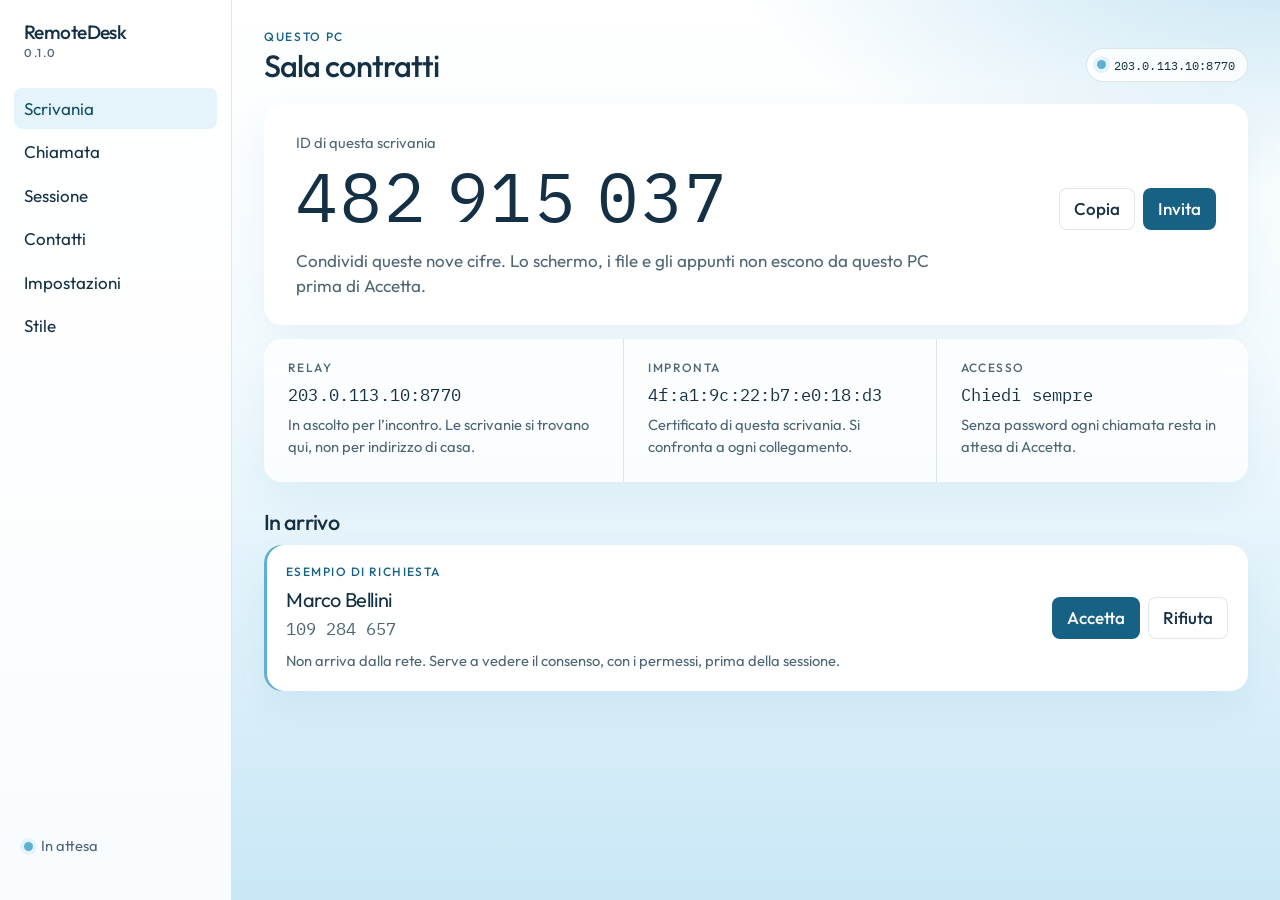
<file: app/index.html>
<!DOCTYPE html>
<html lang="it">
<head>
  <meta charset="utf-8">
  <meta name="viewport" content="width=device-width, initial-scale=1">
  <meta name="theme-color" content="#e5f4fb">
  <title>RemoteDesk — Scrivania</title>
  <link rel="preconnect" href="https://fonts.googleapis.com">
  <link rel="preconnect" href="https://fonts.gstatic.com" crossorigin>
  <link href="https://fonts.googleapis.com/css2?family=IBM+Plex+Mono:wght@400;500&family=Outfit:wght@400;500&display=swap" rel="stylesheet">
  <link rel="stylesheet" href="app.css">
</head>
<body>
  <a class="skip" href="#contenuto">Vai al contenuto</a>
  <div class="app">
    <aside class="rail">
      <a class="mark" href="#scrivania">RemoteDesk<small>0.1.0</small></a>
      <nav class="nav" aria-label="Scrivania">
        <button type="button" data-nav="scrivania">Scrivania</button>
        <button type="button" data-nav="chiamata">Chiamata</button>
        <button type="button" data-nav="sessione">Sessione</button>
        <button type="button" data-nav="contatti">Contatti</button>
        <button type="button" data-nav="impostazioni">Impostazioni</button>
        <a href="stile.html">Stile</a>
      </nav>
      <p class="rail-foot"><span class="lamp" id="lamp" aria-hidden="true"></span><span id="rail-state">In attesa</span></p>
    </aside>

    <main class="main" id="contenuto">
      <div class="banner" id="banner" hidden>
        <div>
          <p>RemoteDesk sta condividendo questo schermo</p>
          <p class="hint">Anteprima di layout. Questo browser non invia lo schermo.</p>
        </div>
        <button type="button" class="btn btn-danger" id="stop-share">Interrompi</button>
      </div>

      <header class="topbar">
        <div>
          <p class="eyebrow" id="eyebrow">Questo PC</p>
          <h1 id="title">Sala contratti</h1>
        </div>
        <p class="pill"><span class="lamp" aria-hidden="true"></span><span id="relay-pill">203.0.113.10:8770</span></p>
      </header>
      <p class="flash" id="flash" role="status"></p>

      <section data-view="scrivania">
        <article class="plate">
          <div>
            <p class="plate-kicker">ID di questa scrivania</p>
            <p class="digits" id="desk-digits" aria-label="482915037"><span>482</span><span>915</span><span>037</span></p>
          </div>
          <div class="plate-actions">
            <button type="button" class="btn btn-ghost" id="copy-id">Copia</button>
            <button type="button" class="btn btn-primary" id="open-invite">Invita</button>
          </div>
          <p class="plate-note">Condividi queste nove cifre. Lo schermo, i file e gli appunti non escono da questo PC prima di Accetta.</p>
        </article>

        <div class="facts">
          <article>
            <h2>Relay</h2>
            <p class="fact" id="fact-relay">203.0.113.10:8770</p>
            <p class="fact-help" id="fact-relay-help">Porta 8770, in ascolto per l’incontro.</p>
          </article>
          <article>
            <h2>Impronta</h2>
            <p class="fact" id="fact-fp">4f:a1:9c:22:b7:e0:18:d3</p>
            <p class="fact-help">Certificato di questa scrivania. Si confronta a ogni collegamento.</p>
          </article>
          <article>
            <h2>Accesso</h2>
            <p class="fact" id="fact-access">Chiedi sempre</p>
            <p class="fact-help">Senza password ogni chiamata resta in attesa di Accetta.</p>
          </article>
        </div>

        <div class="block">
          <div class="block-head">
            <h2>In arrivo</h2>
          </div>
          <p class="empty" id="incoming-empty" hidden>Nessuna richiesta. Il numero resta in attesa.</p>
          <article class="incoming" id="incoming-card">
            <div>
              <p class="tag">Esempio di richiesta</p>
              <p class="who" id="incoming-alias">Marco Bellini</p>
              <p class="who-id" id="incoming-id">109 284 657</p>
              <p class="fine">Non arriva dalla rete. Serve a vedere il consenso, con i permessi, prima della sessione.</p>
            </div>
            <div class="row-actions">
              <button type="button" class="btn btn-primary" id="accept-incoming">Accetta</button>
              <button type="button" class="btn btn-ghost" id="refuse-incoming">Rifiuta</button>
            </div>
          </article>
          <p class="fine" id="invite-note" hidden></p>
        </div>
      </section>

      <section data-view="chiamata" hidden>
        <div class="call">
          <form class="panel" id="call-form">
            <h2>Nuova chiamata</h2>
            <label class="lbl" for="call-id">ID della scrivania</label>
            <input class="mono-input" id="call-id" name="id" inputmode="numeric" maxlength="9" autocomplete="off" placeholder="109284657">
            <label class="lbl" for="call-password">Password</label>
            <input id="call-password" name="password" type="password" autocomplete="off">
            <p class="help">Se quel PC non ha una password, lascia il campo vuoto. La chiamata parte solo dopo Accetta.</p>
            <p class="error" id="call-error" hidden></p>
            <div class="dialog-actions">
              <button class="btn btn-primary" type="submit">Connetti</button>
            </div>
          </form>
          <div class="pick">
            <h2>Dalla rubrica</h2>
            <div id="call-contacts"></div>
          </div>
        </div>
      </section>

      <section data-view="sessione" hidden>
        <div id="session-idle" class="wait-block">
          <h2>Nessuna sessione</h2>
          <p>Componi un ID oppure accetta una richiesta sulla scrivania. Finché non c’è Accetta, il campo dello schermo resta chiuso.</p>
          <a class="btn btn-primary" href="#chiamata">Apri la chiamata</a>
        </div>

        <div id="session-guest" class="session" hidden>
          <div class="well">
            <article class="wait-card">
              <header><span>Chiamata in uscita</span><span>in attesa</span></header>
              <div class="wait-body">
                <p class="plate-kicker">In attesa di Accetta</p>
                <p class="digits" id="guest-digits"><span>109</span><span>284</span><span>657</span></p>
                <p class="fine" id="guest-alias">Marco Bellini</p>
              </div>
            </article>
          </div>
          <aside class="panel side">
            <h2>Quel PC decide</h2>
            <p class="help">I permessi li sceglie chi riceve la chiamata. Da questa pagina la chiamata non esce verso il relay.</p>
            <div class="dialog-actions">
              <button type="button" class="btn btn-danger" id="cancel-call">Annulla</button>
            </div>
          </aside>
        </div>

        <div id="session-host" class="session" hidden>
          <div class="well">
            <article class="desktop">
              <header class="deskbar"><span>Quello che vede chi si collega</span><span>questa scrivania</span></header>
              <div class="letter">
                <p class="plate-kicker">Desktop</p>
                <h3 class="doc-title">Contratti</h3>
                <p>Il documento è sulla seconda riga della cartella. Resta aperto: chi è collegato lo sta leggendo con te.</p>
                <p>Sala 2, oggi alle 16.</p>
              </div>
            </article>
          </div>
          <aside class="panel side">
            <h2>Chat</h2>
            <div class="thread" id="thread" aria-live="polite"></div>
            <form class="composer" id="chat-form">
              <label class="skip" for="chat-text">Messaggio</label>
              <input id="chat-text" type="text" maxlength="500" autocomplete="off" placeholder="Scrivi alla sessione">
              <button class="btn btn-primary" type="submit">Invia</button>
            </form>
            <div class="inline-actions" style="margin-top:8px">
              <button type="button" class="btn btn-ghost btn-small" id="send-clip">Invia appunti</button>
              <button type="button" class="btn btn-ghost btn-small" id="send-file">Invia file</button>
              <input id="file-pick" type="file" hidden>
            </div>
            <h3 style="margin-top:16px">Permessi concessi</h3>
            <ul class="grant-list" id="grant-live"></ul>
          </aside>
        </div>
      </section>

      <section data-view="contatti" hidden>
        <form class="panel add-form" id="contact-form">
          <div>
            <label class="lbl" for="contact-alias">Alias</label>
            <input id="contact-alias" type="text" maxlength="40" autocomplete="off">
          </div>
          <div>
            <label class="lbl" for="contact-id">ID</label>
            <input class="mono-input" id="contact-id" type="text" inputmode="numeric" maxlength="9" autocomplete="off">
          </div>
          <button class="btn btn-primary" type="submit">Aggiungi</button>
          <p class="error" id="contact-error" hidden></p>
        </form>
        <div class="panel sheet-list" id="contact-list" style="margin-top:14px"></div>
      </section>

      <section data-view="impostazioni" hidden>
        <form class="settings" id="settings-form">
          <div class="panel">
            <h2>Questa scrivania</h2>
            <label class="lbl" for="set-alias">Alias</label>
            <input id="set-alias" type="text" maxlength="40" autocomplete="off">
            <label class="lbl" for="set-relay">Server relay</label>
            <input class="mono-input" id="set-relay" type="text" autocomplete="off" placeholder="203.0.113.10:8770">
            <label class="lbl" for="set-password">Nuova password di accesso</label>
            <input id="set-password" type="password" autocomplete="new-password">
            <label class="check-line" for="set-clear-password">
              <input id="set-clear-password" type="checkbox">
              Togli la password e chiedi sempre Accetta
            </label>
            <p class="error" id="settings-error" hidden></p>
            <div class="dialog-actions">
              <button class="btn btn-primary" type="submit">Salva</button>
            </div>
          </div>
          <div class="panel">
            <h2>Scrivanie fidate</h2>
            <p class="help">L’impronta si ricorda solo dopo un collegamento vero. Qui segni gli ID a cui dai fiducia.</p>
            <div id="trusted-list"></div>
          </div>
        </form>
      </section>
    </main>
  </div>

  <dialog id="grants" aria-labelledby="grant-title">
    <form id="grant-form">
      <h2 id="grant-title">Consenti la sessione</h2>
      <p class="lead" id="grant-lead"></p>
      <div id="grant-target-wrap" hidden>
        <label class="lbl" for="grant-target">ID della scrivania</label>
        <input class="mono-input" id="grant-target" inputmode="numeric" maxlength="9" autocomplete="off">
      </div>
      <div class="profiles" role="group" aria-label="Profilo">
        <button type="button" class="btn btn-ghost btn-small" data-profile="default" aria-pressed="true">Predefinito</button>
        <button type="button" class="btn btn-ghost btn-small" data-profile="view" aria-pressed="false">Solo vedere</button>
      </div>
      <div class="checks" id="grant-box"></div>
      <p class="error" id="grant-error" hidden></p>
      <div class="dialog-actions">
        <button type="button" class="btn btn-primary" id="grant-confirm">Accetta</button>
        <button type="button" class="btn btn-ghost" id="grant-cancel">Annulla</button>
      </div>
    </form>
  </dialog>

  <script src="app.js"></script>
</body>
</html>
</file>
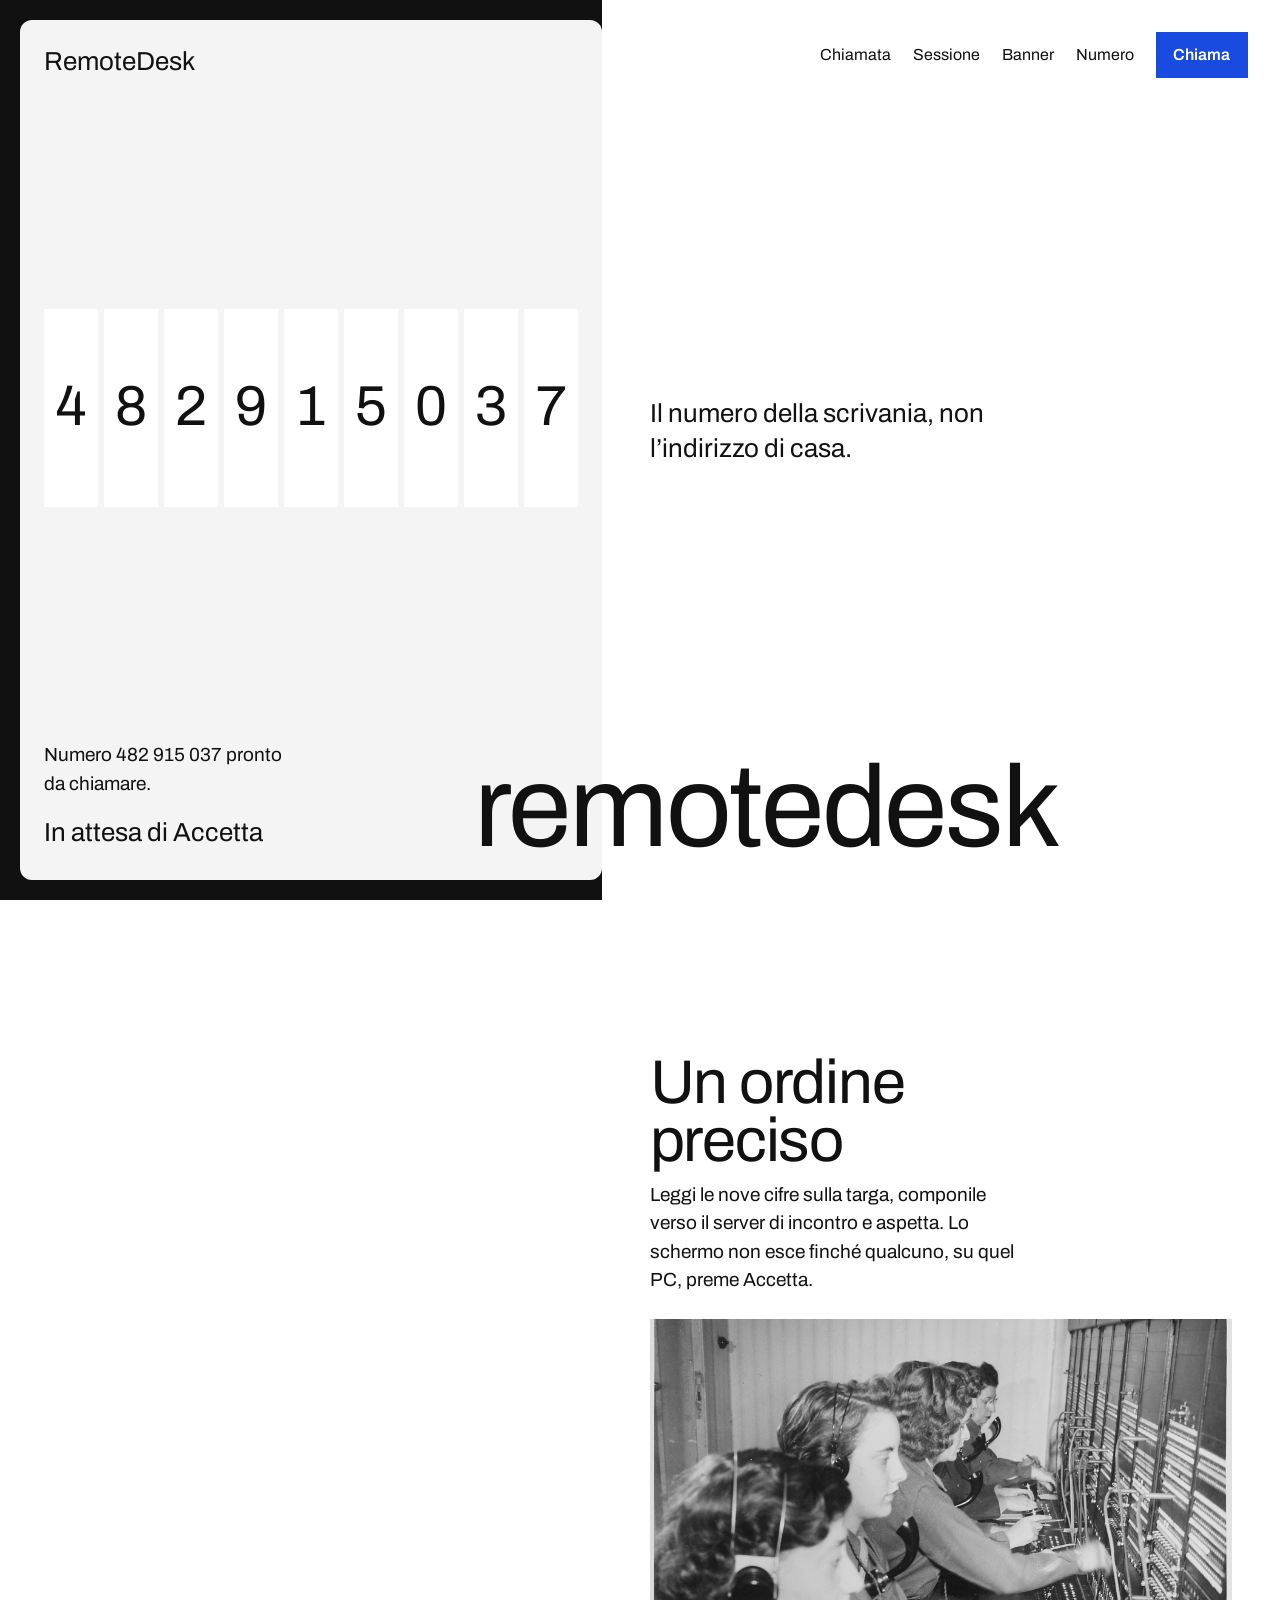
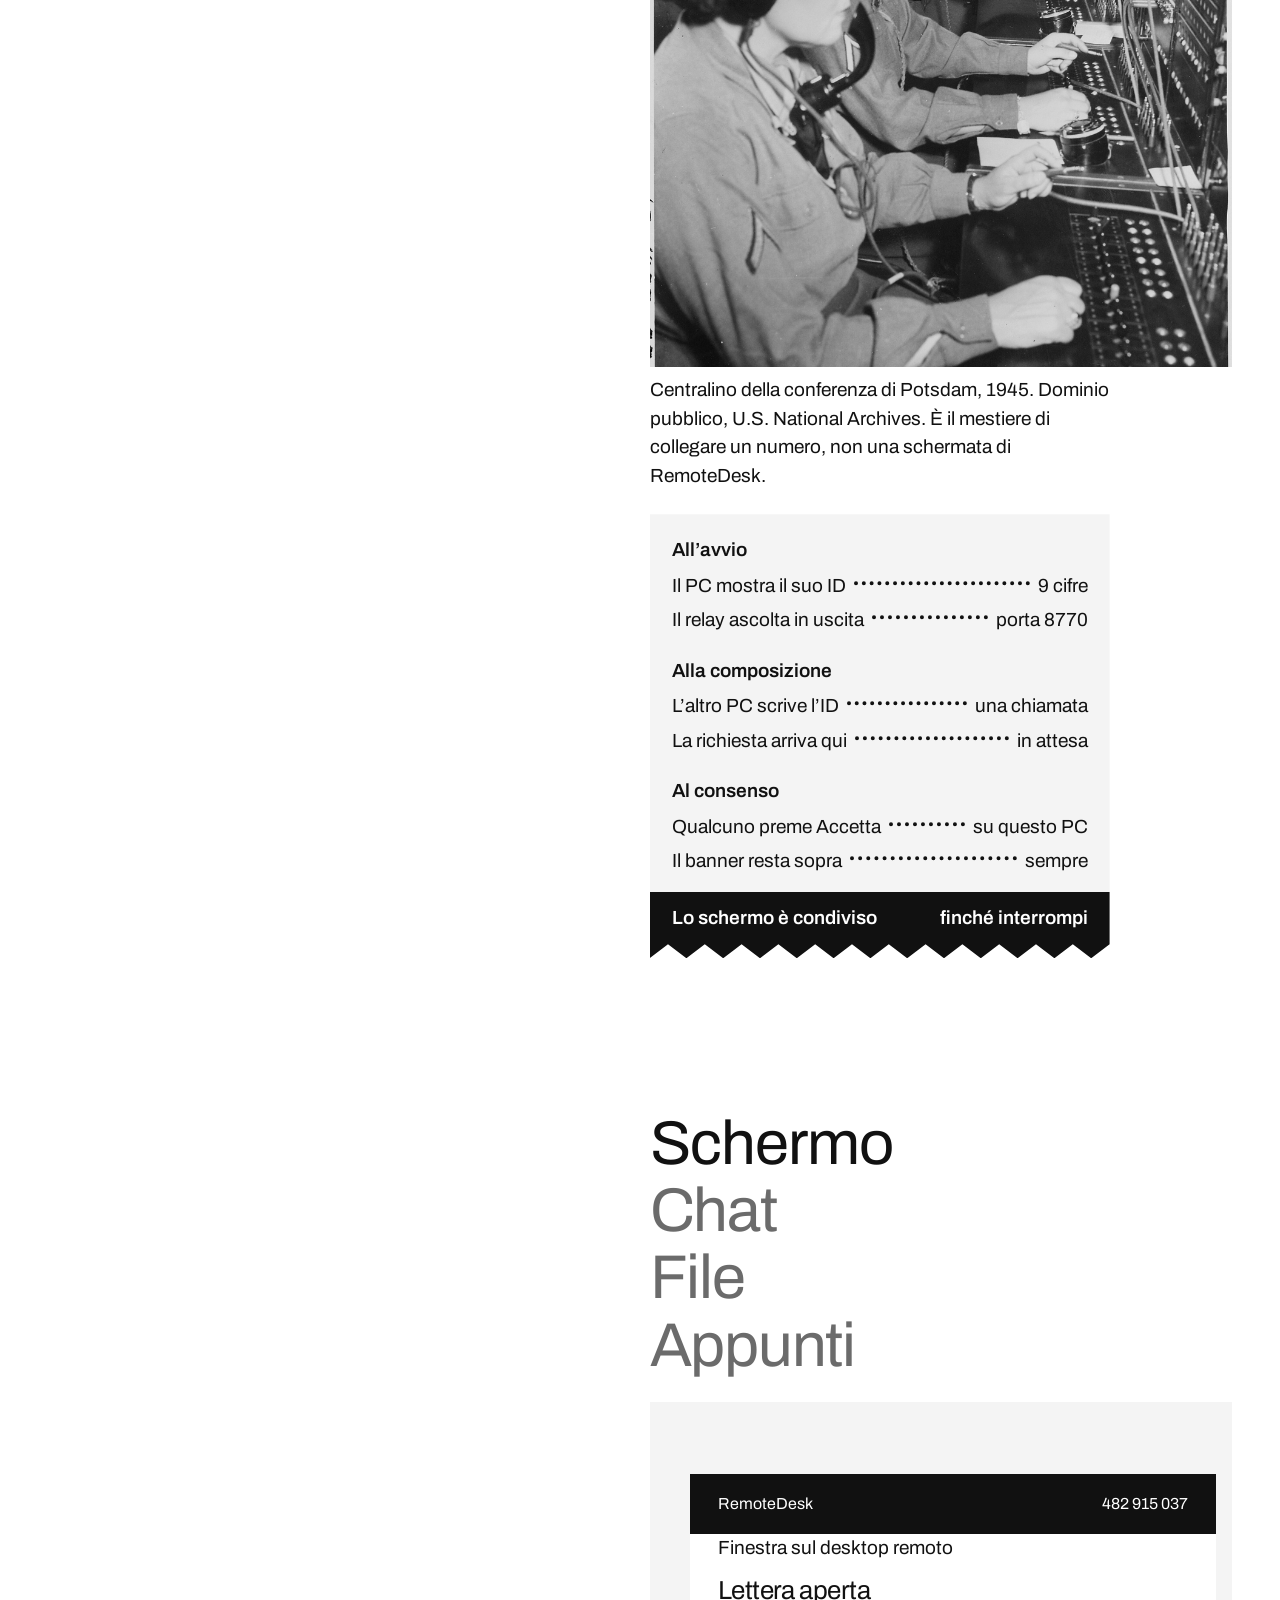
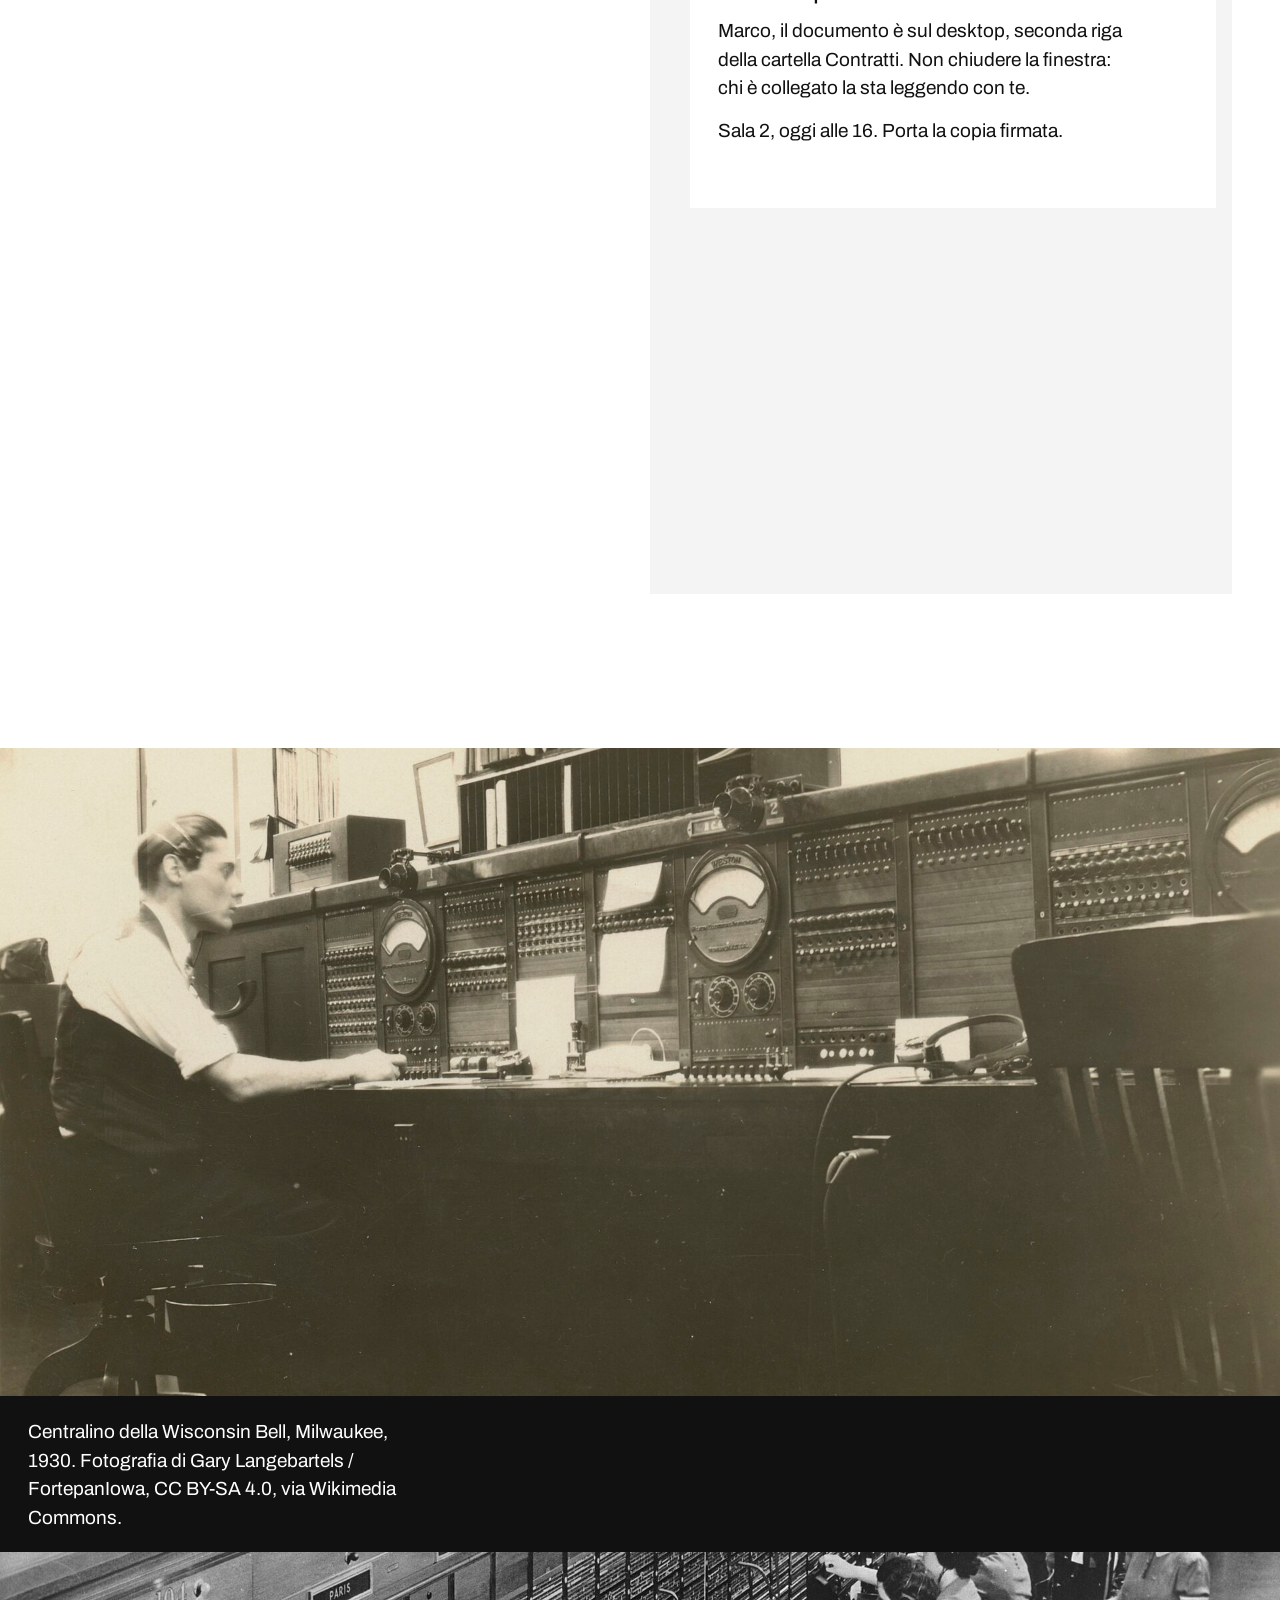
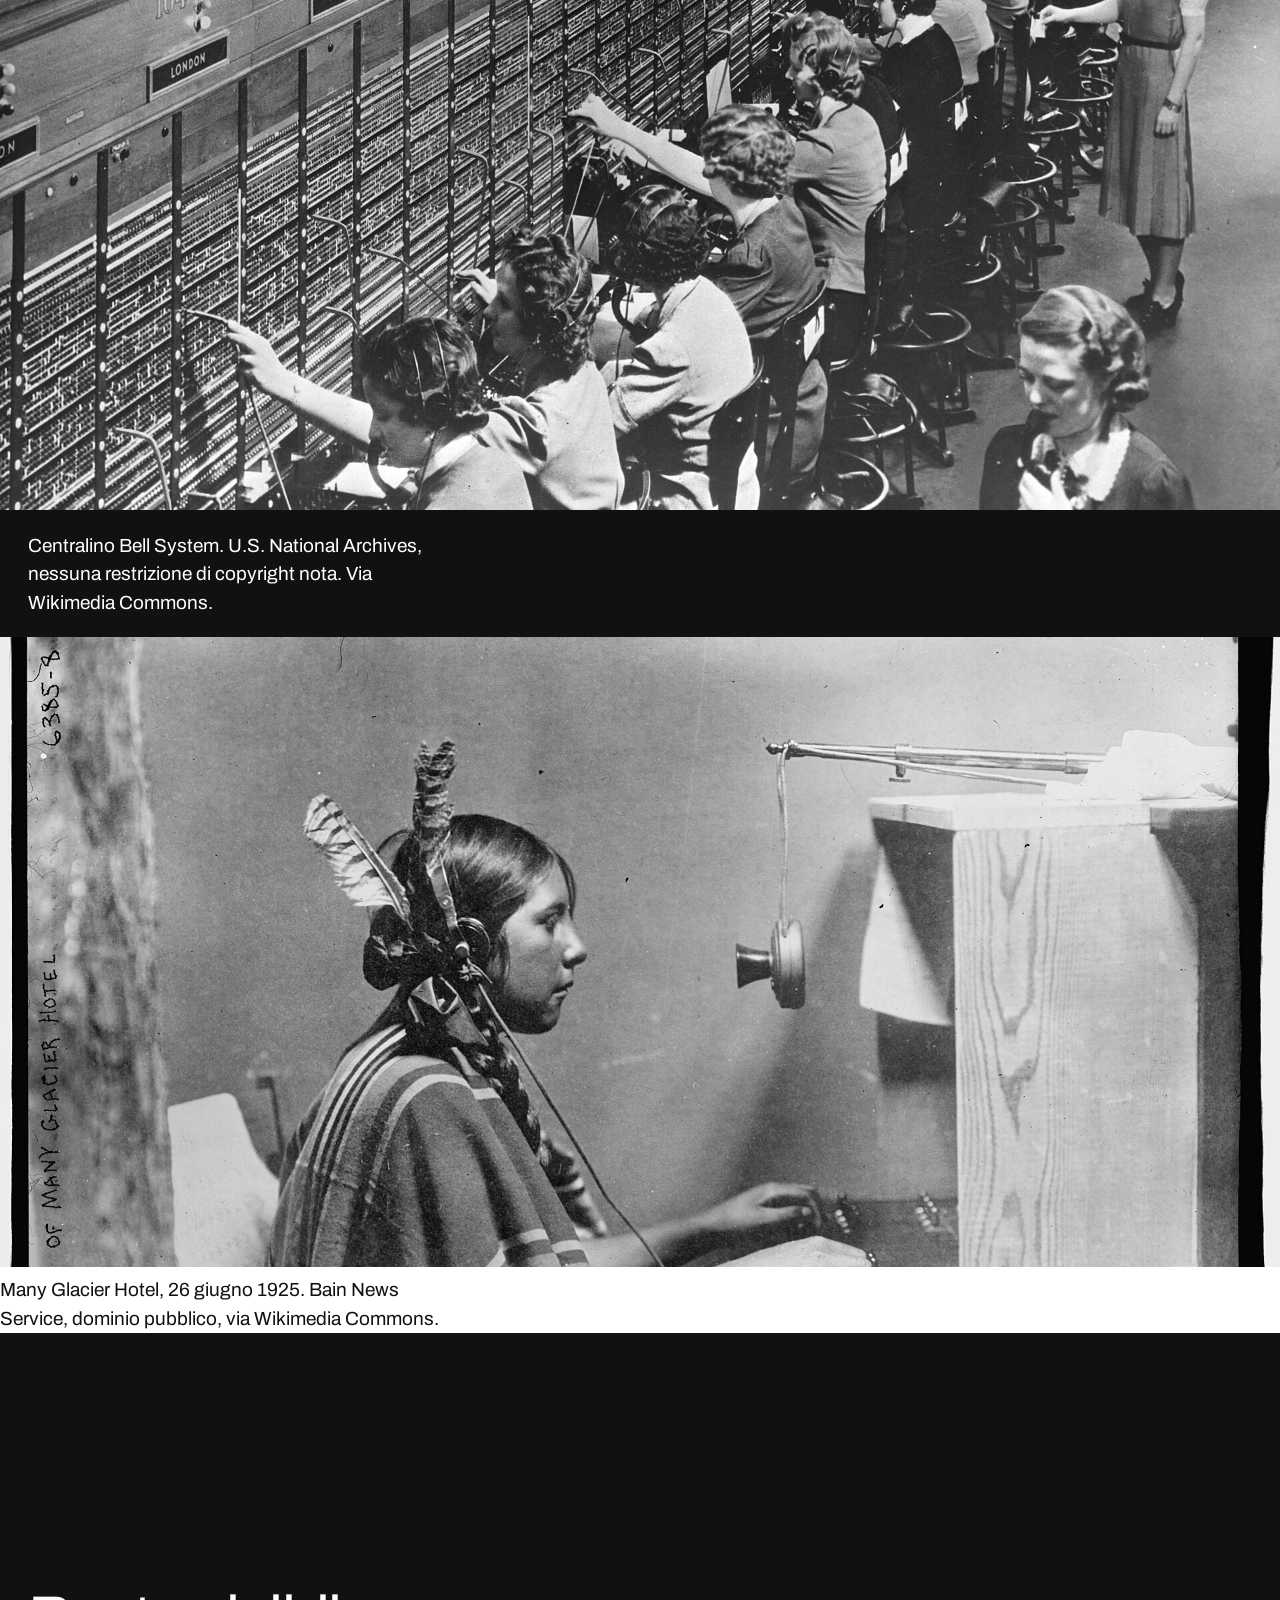
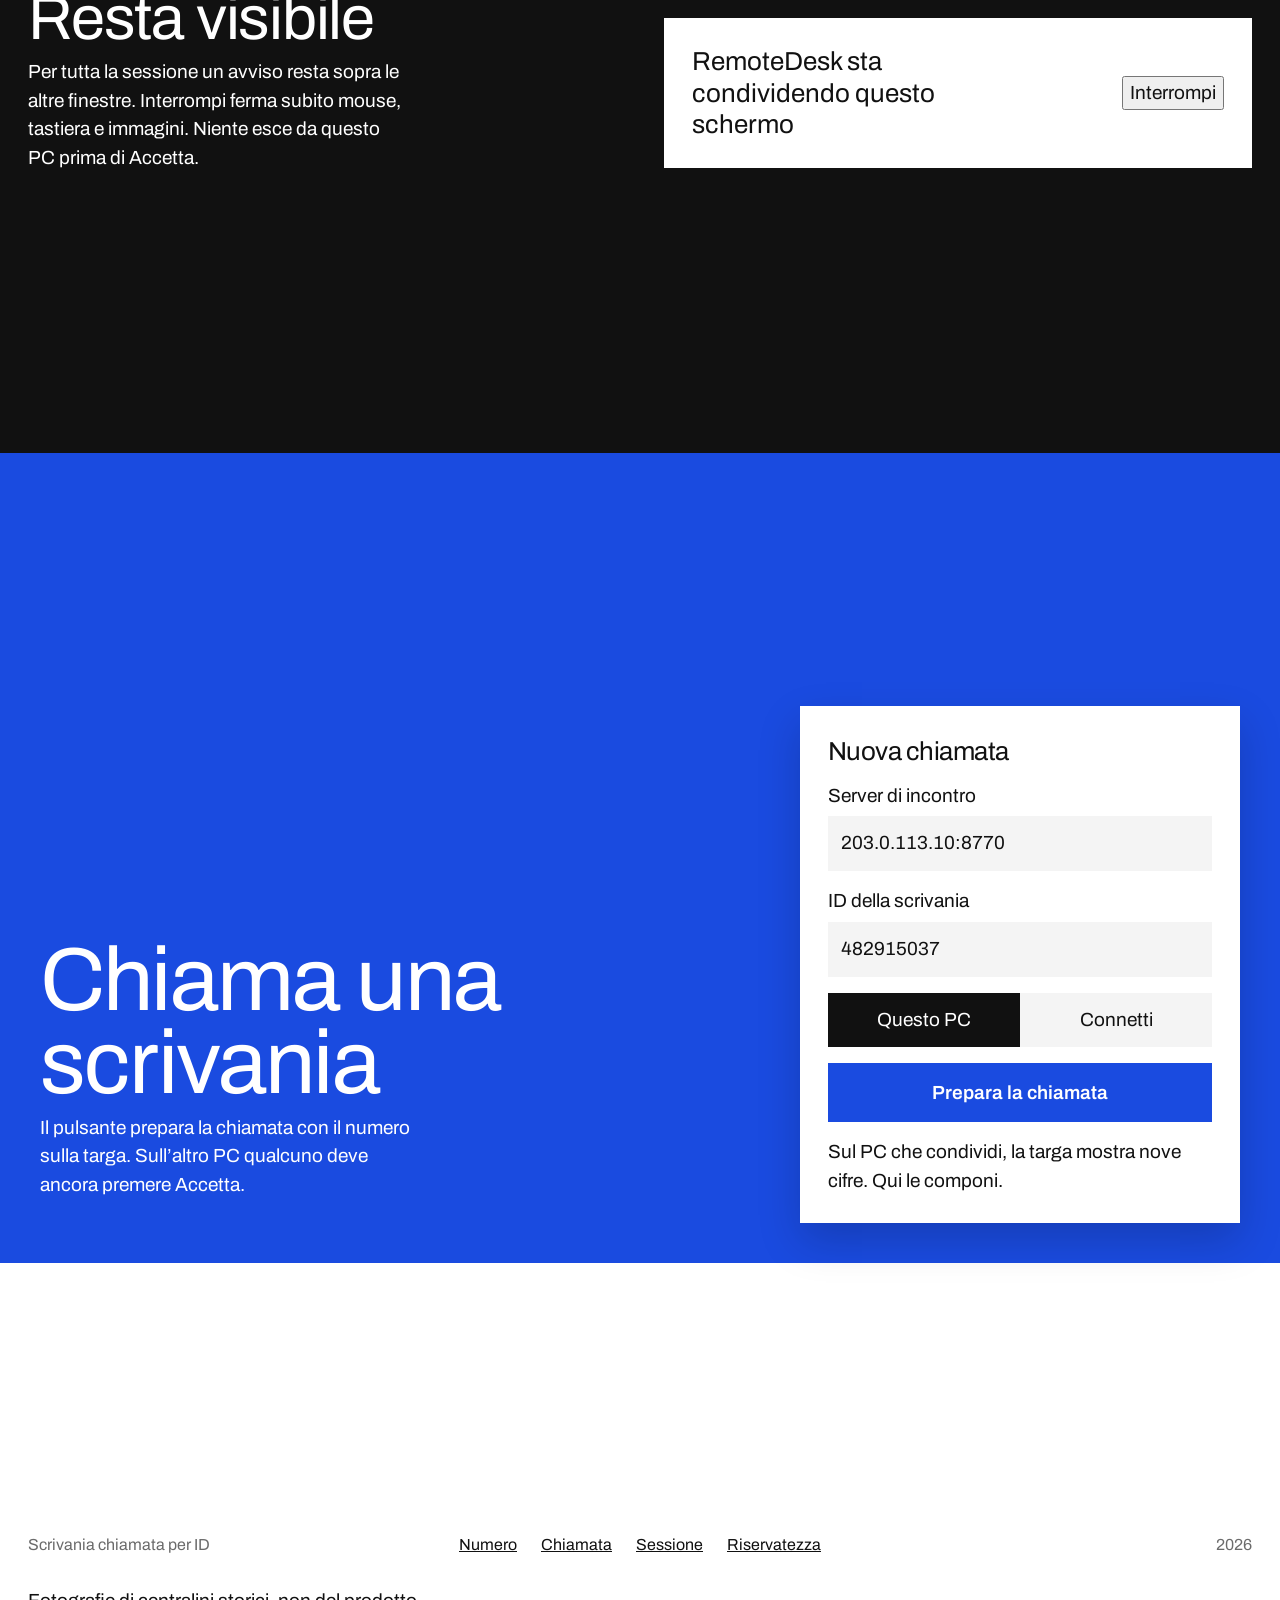
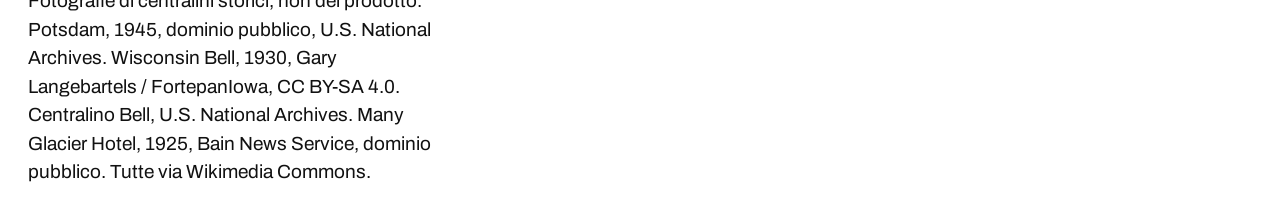
<file: dashboard/index.html>
<!DOCTYPE html>
<html lang="it">
<head>
  <meta charset="utf-8">
  <meta name="viewport" content="width=device-width, initial-scale=1">
  <title>RemoteDesk — la scrivania si chiama per numero</title>
  <link rel="preconnect" href="https://fonts.googleapis.com">
  <link rel="preconnect" href="https://fonts.gstatic.com" crossorigin>
  <link href="https://fonts.googleapis.com/css2?family=Archivo:wght@400;600&display=swap" rel="stylesheet">
  <link rel="stylesheet" href="dashboard.css">
  <script>document.documentElement.classList.add("js")</script>
</head>
<body>
  <div class="shell">
    <div class="plate-wrap" id="numero">
      <section class="plate" data-ui aria-label="Targa della scrivania">
        <p class="plate-name">RemoteDesk</p>
        <form class="digits" id="digit-form" autocomplete="off">
          <div class="digit-row" role="group" aria-label="ID di nove cifre">
            <input class="digit" inputmode="numeric" maxlength="1" aria-label="Cifra 1" value="4">
            <input class="digit" inputmode="numeric" maxlength="1" aria-label="Cifra 2" value="8">
            <input class="digit" inputmode="numeric" maxlength="1" aria-label="Cifra 3" value="2">
            <input class="digit" inputmode="numeric" maxlength="1" aria-label="Cifra 4" value="9">
            <input class="digit" inputmode="numeric" maxlength="1" aria-label="Cifra 5" value="1">
            <input class="digit" inputmode="numeric" maxlength="1" aria-label="Cifra 6" value="5">
            <input class="digit" inputmode="numeric" maxlength="1" aria-label="Cifra 7" value="0">
            <input class="digit" inputmode="numeric" maxlength="1" aria-label="Cifra 8" value="3">
            <input class="digit" inputmode="numeric" maxlength="1" aria-label="Cifra 9" value="7">
          </div>
        </form>
        <p class="plate-status" id="plate-status">Esempio pronto da chiamare. Non è un ID assegnato.</p>
        <p class="plate-wait">In attesa di Accetta</p>
      </section>
    </div>

    <div class="read">
      <header class="top">
        <nav class="nav" aria-label="Sezioni">
          <details class="nav-more">
            <summary>Pagine</summary>
            <a href="#chiamata">Chiamata</a>
            <a href="#sessione">Sessione</a>
            <a href="#banner">Banner</a>
          </details>
          <a class="nav-wide" href="#chiamata">Chiamata</a>
          <a class="nav-wide" href="#sessione">Sessione</a>
          <a class="nav-wide" href="#banner">Banner</a>
          <a class="nav-wide" href="#numero">Numero</a>
          <a class="action" href="#chiama">Chiama</a>
        </nav>
        <p class="lead reveal">Il numero della scrivania, non l’indirizzo di casa.</p>
        <h1 class="wordmark">remotedesk</h1>
      </header>

      <section class="itinerary" id="chiamata">
        <div class="itinerary-copy">
          <h2 class="reveal">Un ordine<br>preciso</h2>
          <p class="reveal">Leggi le nove cifre sulla targa, componile verso il server di incontro e aspetta. Lo schermo non esce finché qualcuno, su quel PC, preme Accetta.</p>
        </div>
        <figure class="world reveal">
          <img src="../assets/wac-telephone-operators-operate-the-victory-switchboard.jpg" width="1920" height="2459" alt="Operatrici in fila a un centralino, ciascuna con la cuffia e una spina in mano, nel 1945.">
          <figcaption>Centralino della conferenza di Potsdam, 1945. Dominio pubblico, U.S. National Archives. È il mestiere di collegare un numero, non una schermata di RemoteDesk.</figcaption>
        </figure>
        <article class="slip reveal" aria-label="Ordine della chiamata">
          <h3>All’avvio</h3>
          <p class="slip-row"><span>Il PC mostra il suo ID</span><span class="leaders" aria-hidden="true"></span><span>9 cifre</span></p>
          <p class="slip-row"><span>Il relay ascolta in uscita</span><span class="leaders" aria-hidden="true"></span><span>porta 8770</span></p>
          <h3>Alla composizione</h3>
          <p class="slip-row"><span>L’altro PC scrive l’ID</span><span class="leaders" aria-hidden="true"></span><span>una chiamata</span></p>
          <p class="slip-row"><span>La richiesta arriva qui</span><span class="leaders" aria-hidden="true"></span><span>in attesa</span></p>
          <h3>Al consenso</h3>
          <p class="slip-row"><span>Qualcuno preme Accetta</span><span class="leaders" aria-hidden="true"></span><span>su questo PC</span></p>
          <p class="slip-row"><span>Il banner resta sopra</span><span class="leaders" aria-hidden="true"></span><span>sempre</span></p>
          <p class="slip-end"><span>Lo schermo è condiviso</span><span>finché interrompi</span></p>
        </article>
      </section>

      <section class="outputs" id="sessione">
        <div class="output-names reveal" role="tablist" aria-label="Cosa produce una sessione">
          <button type="button" role="tab" id="tab-schermo" aria-controls="sheet-schermo" aria-selected="true">Schermo</button>
          <button type="button" role="tab" id="tab-chat" aria-controls="sheet-chat" aria-selected="false">Chat</button>
          <button type="button" role="tab" id="tab-file" aria-controls="sheet-file" aria-selected="false">File</button>
          <button type="button" role="tab" id="tab-appunti" aria-controls="sheet-appunti" aria-selected="false">Appunti</button>
        </div>
        <div class="stage reveal">
          <article class="sheet is-on" id="sheet-schermo" role="tabpanel" aria-labelledby="tab-schermo" data-ui>
            <header class="sheet-bar"><span>RemoteDesk</span><span>482 915 037</span></header>
            <div class="letter">
              <p class="letter-place">Finestra sul desktop remoto</p>
              <h3>Lettera aperta</h3>
              <p>Marco, il documento è sul desktop, seconda riga della cartella Contratti. Non chiudere la finestra: chi è collegato la sta leggendo con te.</p>
              <p>Sala 2, oggi alle 16. Porta la copia firmata.</p>
            </div>
          </article>
          <article class="sheet" id="sheet-chat" role="tabpanel" aria-labelledby="tab-chat" hidden data-ui>
            <header class="sheet-bar"><span>Chat di sessione</span><span>oggi</span></header>
            <div class="thread">
              <p><strong>482 915 037</strong> Apro il contratto sul desktop.</p>
              <p><strong>Questa scrivania</strong> Resta sulla seconda pagina.</p>
              <p><strong>482 915 037</strong> La vedo. Dimmi se la data è giusta.</p>
            </div>
          </article>
          <article class="sheet sheet-narrow" id="sheet-file" role="tabpanel" aria-labelledby="tab-file" hidden data-ui>
            <header class="sheet-bar"><span>File in arrivo</span><span>esempio</span></header>
            <dl class="receipt">
              <div><dt>Nome</dt><dd>relazione.pdf</dd></div>
              <div><dt>Dimensione</dt><dd>240 KB</dd></div>
              <div><dt>Da</dt><dd>482 915 037</dd></div>
              <div><dt>Stato</dt><dd>In attesa di accettazione</dd></div>
            </dl>
            <p class="receipt-note">Il file si salva in Download solo se questa scrivania accetta.</p>
          </article>
          <article class="sheet" id="sheet-appunti" role="tabpanel" aria-labelledby="tab-appunti" hidden data-ui>
            <header class="sheet-bar"><span>Appunti</span><span>un invio</span></header>
            <p class="clip">Riunione alle 16, sala 2. Porta la copia firmata del contratto.</p>
            <p class="receipt-note">Il testo parte solo quando qualcuno preme Invia appunti. Non c’è un flusso continuo.</p>
          </article>
        </div>
      </section>
      </div>
    </div>

    <figure class="world-band reveal">
      <div class="film">
        <img class="drift" src="../assets/wisconsin-bell-telephone-company-switchboard.jpg" width="1920" height="1118" alt="Un uomo seduto a un banco pieno di jack e quadranti, in un centralino del 1930.">
      </div>
      <figcaption>Centralino della Wisconsin Bell, Milwaukee, 1930. Fotografia di Gary Langebartels / FortepanIowa, CC BY-SA 4.0, via Wikimedia Commons.</figcaption>
    </figure>

    <figure class="world-band world-band-short reveal">
      <img src="../assets/photograph-of-women-working-at-a-bell.jpg" width="1920" height="1525" alt="Donne al lavoro su un centralino Bell, con file di spine e cavi." loading="lazy">
      <figcaption>Centralino Bell System. U.S. National Archives, nessuna restrizione di copyright nota. Via Wikimedia Commons.</figcaption>
    </figure>

    <figure class="world-pair reveal">
      <img src="../assets/female-indian-telephone-switchboard-operator-helen-of.jpg" width="1920" height="1372" alt="Un’operatrice al centralino del Many Glacier Hotel, 26 giugno 1925." loading="lazy">
      <figcaption>Many Glacier Hotel, 26 giugno 1925. Bain News Service, dominio pubblico, via Wikimedia Commons.</figcaption>
    </figure>

  <section class="banner-band" id="banner">
    <div class="banner-copy reveal">
      <h2>Resta visibile</h2>
      <p id="nota">Per tutta la sessione un avviso resta sopra le altre finestre. Interrompi ferma subito mouse, tastiera e immagini. Niente esce da questo PC prima di Accetta.</p>
    </div>
    <div class="banner-ui reveal" data-ui>
      <p id="banner-line">RemoteDesk sta condividendo questo schermo</p>
      <button type="button" id="stop-demo">Interrompi</button>
    </div>
  </section>

  <section class="cta" id="chiama">
    <div class="cta-copy reveal">
      <h2>Chiama una<br>scrivania</h2>
      <p>Il pulsante prepara la chiamata con il numero sulla targa. Sull’altro PC qualcuno deve ancora premere Accetta.</p>
    </div>
    <form class="dialog reveal" data-ui id="call-form">
      <h3>Nuova chiamata</h3>
      <label for="server">Server di incontro</label>
      <input id="server" name="server" value="203.0.113.10:8770" autocomplete="off">
      <label for="call-id">ID della scrivania</label>
      <input id="call-id" name="id" value="482915037" inputmode="numeric" autocomplete="off" maxlength="9">
      <div class="segment" role="group" aria-label="Ruolo">
        <button type="button" class="seg is-on" data-role="host">Questo PC</button>
        <button type="button" class="seg" data-role="guest">Connetti</button>
      </div>
      <button class="action action-block" type="submit">Prepara la chiamata</button>
      <p class="call-result" id="call-result">Sul PC che condividi, la targa mostra nove cifre. Qui le componi.</p>
    </form>
  </section>

  <div class="rest" aria-hidden="true"></div>

  <footer class="colophon">
    <p>Scrivania chiamata per ID</p>
    <p class="colophon-links">
      <a href="#numero">Numero</a>
      <a href="#chiamata">Chiamata</a>
      <a href="#sessione">Sessione</a>
      <a href="#nota">Riservatezza</a>
    </p>
    <p>2026</p>
  </footer>
  <p class="credits">Fotografie di centralini storici, non del prodotto. Potsdam, 1945, dominio pubblico, U.S. National Archives. Wisconsin Bell, 1930, Gary Langebartels / FortepanIowa, CC BY-SA 4.0. Centralino Bell, U.S. National Archives. Many Glacier Hotel, 1925, Bain News Service, dominio pubblico. Tutte via Wikimedia Commons.</p>

  <script src="dashboard.js"></script>
</body>
</html>
</file>
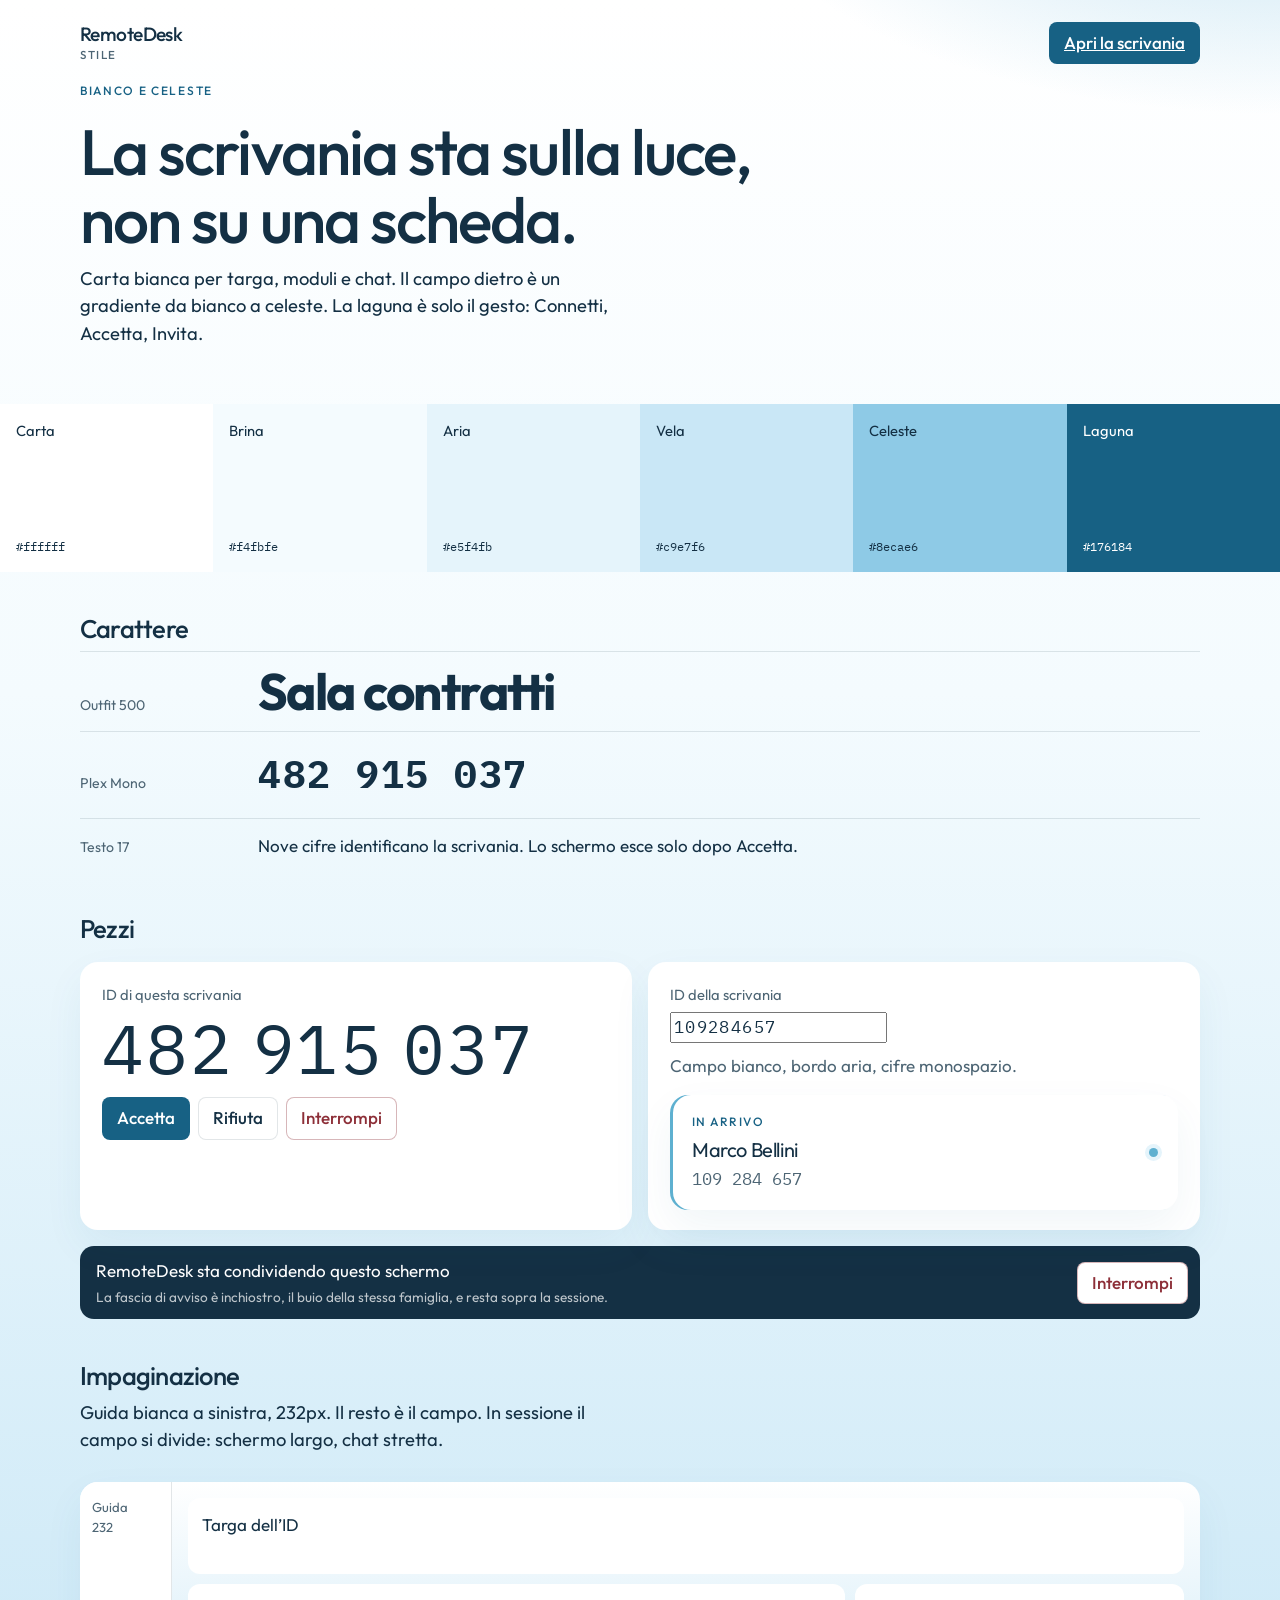
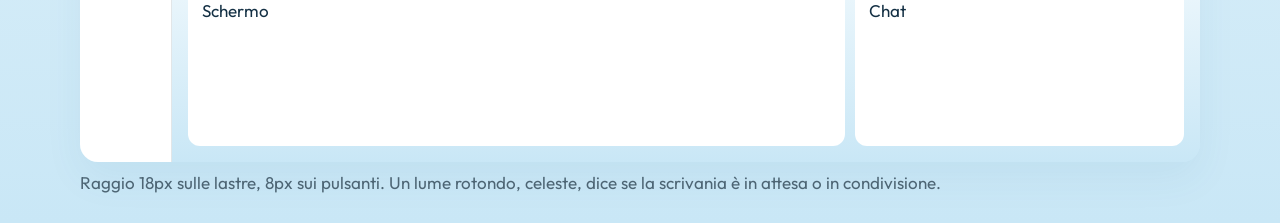
<file: app/stile.html>
<!DOCTYPE html>
<html lang="it">
<head>
  <meta charset="utf-8">
  <meta name="viewport" content="width=device-width, initial-scale=1">
  <meta name="theme-color" content="#e5f4fb">
  <title>RemoteDesk — Stile</title>
  <link rel="preconnect" href="https://fonts.googleapis.com">
  <link rel="preconnect" href="https://fonts.gstatic.com" crossorigin>
  <link href="https://fonts.googleapis.com/css2?family=IBM+Plex+Mono:wght@400;500&family=Outfit:wght@400;500&display=swap" rel="stylesheet">
  <link rel="stylesheet" href="app.css">
</head>
<body>
  <header class="style-top">
    <a class="mark" href="index.html">RemoteDesk<small>Stile</small></a>
    <a class="btn btn-primary" href="index.html">Apri la scrivania</a>
  </header>

  <div class="style-wrap">
    <p class="eyebrow">Bianco e celeste</p>
    <h1>La scrivania sta sulla luce, non su una scheda.</h1>
    <p class="lede">Carta bianca per targa, moduli e chat. Il campo dietro è un gradiente da bianco a celeste. La laguna è solo il gesto: Connetti, Accetta, Invita.</p>
  </div>

  <section class="swatches" aria-label="Colori">
    <div class="swatch swatch-paper"><span>Carta</span><code>#ffffff</code></div>
    <div class="swatch swatch-brina"><span>Brina</span><code>#f4fbfe</code></div>
    <div class="swatch swatch-aria"><span>Aria</span><code>#e5f4fb</code></div>
    <div class="swatch swatch-vela"><span>Vela</span><code>#c9e7f6</code></div>
    <div class="swatch swatch-celeste"><span>Celeste</span><code>#8ecae6</code></div>
    <div class="swatch swatch-laguna"><span>Laguna</span><code>#176184</code></div>
  </section>

  <div class="style-wrap">
    <section class="specimen">
      <h2>Carattere</h2>
      <div class="type-row"><span>Outfit 500</span><strong class="type-name">Sala contratti</strong></div>
      <div class="type-row"><span>Plex Mono</span><strong class="type-id">482 915 037</strong></div>
      <div class="type-row"><span>Testo 17</span><p style="margin:0">Nove cifre identificano la scrivania. Lo schermo esce solo dopo Accetta.</p></div>
    </section>

    <section class="specimen">
      <h2>Pezzi</h2>
      <div class="kit">
        <article class="panel">
          <p class="plate-kicker">ID di questa scrivania</p>
          <p class="digits" aria-hidden="true"><span>482</span><span>915</span><span>037</span></p>
          <div class="row-actions" style="margin-top:16px">
            <button type="button" class="btn btn-primary">Accetta</button>
            <button type="button" class="btn btn-ghost">Rifiuta</button>
            <button type="button" class="btn btn-danger">Interrompi</button>
          </div>
        </article>
        <article class="panel">
          <label class="lbl" for="style-id">ID della scrivania</label>
          <input class="mono-input" id="style-id" value="109284657" readonly>
          <p class="help">Campo bianco, bordo aria, cifre monospazio.</p>
          <article class="incoming" style="margin-top:16px">
            <div>
              <p class="tag">In arrivo</p>
              <p class="who">Marco Bellini</p>
              <p class="who-id">109 284 657</p>
            </div>
            <span class="lamp" aria-hidden="true"></span>
          </article>
        </article>
      </div>
      <div class="banner" style="margin-top:16px">
        <div>
          <p>RemoteDesk sta condividendo questo schermo</p>
          <p class="hint">La fascia di avviso è inchiostro, il buio della stessa famiglia, e resta sopra la sessione.</p>
        </div>
        <button type="button" class="btn btn-danger">Interrompi</button>
      </div>
    </section>

    <section class="specimen">
      <h2>Impaginazione</h2>
      <p class="lede">Guida bianca a sinistra, 232px. Il resto è il campo. In sessione il campo si divide: schermo largo, chat stretta.</p>
      <div class="frame" aria-hidden="true">
        <div class="frame-rail">Guida<br>232</div>
        <div class="frame-main">
          <div class="frame-plate">Targa dell’ID</div>
          <div class="frame-split">
            <div>Schermo</div>
            <div>Chat</div>
          </div>
        </div>
      </div>
      <p class="measure">Raggio 18px sulle lastre, 8px sui pulsanti. Un lume rotondo, celeste, dice se la scrivania è in attesa o in condivisione.</p>
    </section>
  </div>
</body>
</html>
</file>
<file: app/app.css>
:root {
  --paper: #ffffff;
  --sky-0: #f4fbfe;
  --sky-1: #e5f4fb;
  --sky-2: #c9e7f6;
  --sky-3: #8ecae6;
  --sky-4: #5eb0d0;
  --action: #176184;
  --action-deep: #124f6a;
  --ink: #143044;
  --muted: #4d6574;
  --line: rgba(20, 48, 68, 0.12);
  --danger: #8d2f38;
  --font: "Outfit", "Avenir Next", "Segoe UI", sans-serif;
  --mono: "IBM Plex Mono", ui-monospace, monospace;
  --radius: 18px;
  --shadow: 0 16px 40px rgba(23, 97, 132, 0.06);
  color-scheme: light;
}

*, *::before, *::after { box-sizing: border-box; }
[hidden] { display: none !important; }

html { scroll-behavior: auto; }

body {
  margin: 0;
  min-height: 100svh;
  color: var(--ink);
  font-family: var(--font);
  font-size: 1.0625rem;
  font-weight: 400;
  line-height: 1.5;
  background:
    radial-gradient(900px 420px at 100% -8%, rgba(142, 202, 230, 0.55), transparent 62%),
    linear-gradient(180deg, #ffffff 0%, var(--sky-0) 38%, var(--sky-2) 100%);
}

button, input { font: inherit; color: inherit; }
button { cursor: pointer; }
a { color: var(--action); }
::selection { background: var(--sky-3); color: var(--ink); }

:focus-visible {
  outline: 2px solid var(--action);
  outline-offset: 3px;
}

.skip {
  position: absolute;
  left: 12px;
  top: -48px;
  z-index: 8;
  background: var(--paper);
  color: var(--ink);
  padding: 8px 12px;
  border-radius: 8px;
}

.skip:focus { top: 12px; }

.app {
  display: grid;
  grid-template-columns: 232px minmax(0, 1fr);
  align-items: start;
  min-height: 100svh;
}

.rail {
  position: sticky;
  top: 0;
  height: 100svh;
  display: flex;
  flex-direction: column;
  padding: 22px 14px 18px;
  background: rgba(255, 255, 255, 0.88);
  border-right: 1px solid var(--line);
}

.mark {
  display: block;
  padding: 0 10px;
  color: var(--ink);
  text-decoration: none;
  font-weight: 500;
  font-size: 1.2rem;
  letter-spacing: -0.03em;
  line-height: 1.1;
}

.mark small {
  display: block;
  margin-top: 4px;
  color: var(--muted);
  font-size: 0.72rem;
  font-weight: 500;
  letter-spacing: 0.14em;
  text-transform: uppercase;
}

.nav {
  display: flex;
  flex-direction: column;
  gap: 2px;
  margin-top: 28px;
}

.nav button,
.nav a {
  display: block;
  width: 100%;
  text-align: left;
  text-decoration: none;
  background: transparent;
  border: 0;
  border-radius: 8px;
  padding: 8px 10px;
  color: var(--ink);
}

.nav button:hover,
.nav a:hover { background: rgba(229, 244, 251, 0.9); }

.nav button[aria-current="page"] {
  background: var(--sky-1);
  color: var(--action-deep);
}

.rail-foot {
  margin-top: auto;
  display: flex;
  align-items: center;
  gap: 8px;
  padding: 10px;
  color: var(--muted);
  font-size: 0.92rem;
}

.lamp {
  width: 9px;
  height: 9px;
  flex: 0 0 auto;
  border-radius: 50%;
  background: var(--sky-4);
  box-shadow: 0 0 0 4px var(--sky-1);
}

.lamp.is-live {
  background: var(--action);
  box-shadow: 0 0 0 4px var(--sky-2);
}

.main {
  padding: 28px 32px 64px;
  min-width: 0;
}

.topbar {
  display: flex;
  justify-content: space-between;
  align-items: flex-end;
  gap: 18px;
  margin-bottom: 22px;
}

.eyebrow {
  margin: 0 0 4px;
  color: var(--action);
  font-size: 0.75rem;
  font-weight: 500;
  letter-spacing: 0.14em;
  text-transform: uppercase;
}

h1, h2, h3 { font-weight: 500; letter-spacing: -0.03em; }

h1 {
  margin: 0;
  font-size: clamp(1.8rem, 2.4vw, 2.45rem);
  line-height: 1.05;
}

h2 { margin: 0 0 8px; font-size: 1.35rem; line-height: 1.15; }
h3 { margin: 0; font-size: 1.05rem; }

.pill {
  display: inline-flex;
  align-items: center;
  gap: 8px;
  margin: 0;
  padding: 7px 12px 7px 10px;
  border-radius: 999px;
  background: rgba(255, 255, 255, 0.82);
  border: 1px solid var(--line);
  font-family: var(--mono);
  font-size: 0.78rem;
  letter-spacing: 0.01em;
  white-space: nowrap;
}

.flash {
  margin: -6px 0 16px;
  color: var(--action-deep);
}
.flash:empty { display: none; }

.plate {
  display: grid;
  grid-template-columns: minmax(0, 1fr) auto;
  gap: 18px 28px;
  align-items: end;
  padding: 28px 32px 26px;
  background: var(--paper);
  border-radius: var(--radius);
  box-shadow: var(--shadow);
}

.plate-kicker {
  margin: 0 0 10px;
  color: var(--muted);
  font-size: 0.92rem;
}

.digits {
  display: flex;
  flex-wrap: wrap;
  gap: 0.28em;
  margin: 0;
  font-family: var(--mono);
  font-size: clamp(2.6rem, 5.4vw, 4.6rem);
  font-weight: 400;
  letter-spacing: 0.04em;
  line-height: 0.95;
}

.plate-actions {
  display: flex;
  flex-wrap: wrap;
  gap: 8px;
  justify-content: flex-end;
}

.plate-note {
  grid-column: 1 / -1;
  margin: 0;
  max-width: 62ch;
  color: var(--muted);
}

.facts {
  display: grid;
  grid-template-columns: 1.15fr 1fr 1fr;
  margin-top: 14px;
  background: rgba(255, 255, 255, 0.78);
  border-radius: var(--radius);
  box-shadow: var(--shadow);
}

.facts article { padding: 22px 24px 24px; min-width: 0; }

.facts article + article { border-left: 1px solid var(--line); }

.facts h2 {
  margin: 0 0 8px;
  color: var(--muted);
  font-size: 0.75rem;
  font-weight: 500;
  letter-spacing: 0.12em;
  text-transform: uppercase;
}

.fact {
  margin: 0;
  font-family: var(--mono);
  font-size: 1.05rem;
  letter-spacing: 0.01em;
  overflow-wrap: anywhere;
}

.fact-help { margin: 6px 0 0; color: var(--muted); font-size: 0.92rem; }

.block { margin-top: 28px; }

.block-head {
  display: flex;
  justify-content: space-between;
  align-items: baseline;
  gap: 12px;
  margin-bottom: 10px;
}

.block-head h2 { margin: 0; }

.incoming {
  display: grid;
  grid-template-columns: minmax(0, 1fr) auto;
  gap: 16px 24px;
  align-items: center;
  padding: 18px 20px 18px 22px;
  background: var(--paper);
  border-radius: var(--radius);
  box-shadow: inset 3px 0 0 var(--sky-4), var(--shadow);
}

.tag {
  margin: 0 0 4px;
  color: var(--action);
  font-size: 0.75rem;
  font-weight: 500;
  letter-spacing: 0.12em;
  text-transform: uppercase;
}

.who { margin: 0; font-size: 1.25rem; letter-spacing: -0.02em; }
.who-id { margin: 2px 0 0; font-family: var(--mono); color: var(--muted); }
.fine { margin: 8px 0 0; color: var(--muted); font-size: 0.92rem; }

.row-actions, .dialog-actions, .inline-actions {
  display: flex;
  flex-wrap: wrap;
  gap: 8px;
}

.btn {
  border: 1px solid transparent;
  border-radius: 8px;
  padding: 10px 14px;
  background: var(--paper);
  color: var(--ink);
  font-weight: 500;
  line-height: 1.2;
}

.btn:hover { background: var(--sky-0); }

.btn-primary {
  background: var(--action);
  color: var(--paper);
}

.btn-primary:hover { background: var(--action-deep); }

.btn-ghost { border-color: var(--line); background: var(--paper); }

.btn-danger {
  border-color: rgba(141, 47, 56, 0.35);
  color: var(--danger);
  background: var(--paper);
}

.btn-danger:hover { background: #fdf6f6; }

.btn:disabled { opacity: 0.45; cursor: not-allowed; }

.btn-small { padding: 7px 10px; font-size: 0.92rem; }

.call, .session, .settings {
  display: grid;
  grid-template-columns: minmax(280px, 440px) minmax(0, 1fr);
  gap: 18px;
  align-items: start;
}

.session { align-items: stretch; }

.panel {
  background: var(--paper);
  border-radius: var(--radius);
  padding: 22px 22px 20px;
  box-shadow: var(--shadow);
}

.lbl {
  display: block;
  margin: 14px 0 6px;
  color: var(--muted);
  font-size: 0.92rem;
}

.panel .lbl:first-of-type,
.panel h2 + .lbl { margin-top: 0; }

input[type="text"],
input[type="password"] {
  width: 100%;
  border: 1px solid var(--line);
  border-radius: 8px;
  background: var(--paper);
  padding: 10px 12px;
}

input[type="text"]:focus,
input[type="password"]:focus { border-color: var(--sky-4); }

.mono-input {
  font-family: var(--mono);
  letter-spacing: 0.08em;
}

.help, .empty { margin: 10px 0 0; color: var(--muted); }
.error { margin: 8px 0 0; color: var(--danger); }

.pick { margin: 0; padding: 6px 8px 0 0; }
.pick h2 { margin-bottom: 4px; }

.pick-row, .list-row {
  display: flex;
  justify-content: space-between;
  align-items: center;
  gap: 12px;
  width: 100%;
  padding: 12px 0;
  border: 0;
  border-bottom: 1px solid var(--line);
  background: transparent;
  text-align: left;
}

.pick-row:hover { color: var(--action-deep); }

.list-main { min-width: 0; }
.list-main strong { display: block; font-weight: 500; }
.list-main span, .mono {
  font-family: var(--mono);
  font-size: 0.92rem;
  color: var(--muted);
}

.trusted {
  margin: 4px 0 0;
  color: var(--action);
  font-size: 0.82rem;
  font-style: normal;
  letter-spacing: 0.04em;
}

.wait-block {
  max-width: 36rem;
  padding: 12px 0 0;
}

.wait-block p { color: var(--muted); margin: 0 0 18px; }

.session { grid-template-columns: minmax(0, 1.45fr) minmax(240px, 0.72fr); }

.well {
  min-height: 340px;
  padding: 14px;
  border-radius: var(--radius);
  background: linear-gradient(180deg, rgba(255, 255, 255, 0.62), rgba(229, 244, 251, 0.35));
  border: 1px solid rgba(23, 97, 132, 0.12);
  display: flex;
}

.desktop, .wait-card {
  flex: 1;
  display: flex;
  flex-direction: column;
  background: var(--paper);
  border-radius: 12px;
  overflow: hidden;
}

.deskbar, .wait-card header {
  display: flex;
  justify-content: space-between;
  gap: 12px;
  padding: 12px 16px;
  background: var(--sky-0);
  color: var(--muted);
  font-size: 0.88rem;
}

.letter { padding: 28px 26px; max-width: 46ch; }
.letter p { margin: 0 0 12px; }
.letter .doc-title {
  margin: 0 0 12px;
  font-size: clamp(1.8rem, 3vw, 2.4rem);
  line-height: 1.05;
}

.side {
  display: flex;
  flex-direction: column;
  min-height: 340px;
  padding: 16px;
}
#session-guest .dialog-actions { margin-top: auto; }

.thread {
  flex: 1;
  display: flex;
  flex-direction: column;
  gap: 8px;
  min-height: 160px;
  max-height: 280px;
  overflow: auto;
  margin: 12px 0;
}

.msg {
  margin: 0;
  padding: 8px 10px;
  border-radius: 10px;
  background: var(--sky-1);
}

.msg strong {
  display: block;
  margin-bottom: 2px;
  color: var(--action-deep);
  font-size: 0.78rem;
  font-weight: 500;
}

.msg.is-mine {
  background: var(--paper);
  border: 1px solid var(--line);
}

.composer { display: flex; gap: 8px; }
.composer input { flex: 1; }

.grant-list {
  margin: 8px 0 0;
  padding: 0;
  list-style: none;
  color: var(--muted);
  font-size: 0.92rem;
}

.grant-list li {
  padding: 6px 0;
  border-top: 1px solid var(--line);
}

.banner {
  display: flex;
  justify-content: space-between;
  align-items: center;
  gap: 16px;
  margin-bottom: 16px;
  padding: 12px 12px 12px 16px;
  border-radius: 14px;
  background: var(--ink);
  color: var(--paper);
}

.banner p { margin: 0; }
.banner .hint {
  margin-top: 3px;
  color: rgba(255, 255, 255, 0.72);
  font-size: 0.85rem;
}

.sheet-list .list-row:first-child { padding-top: 0; }

.add-form {
  display: grid;
  grid-template-columns: 1.2fr 0.8fr auto;
  gap: 8px;
  align-items: end;
  margin-bottom: 8px;
}

.add-form .lbl { margin-top: 0; }
.add-form .error { grid-column: 1 / -1; }

.check-line {
  display: flex;
  align-items: center;
  gap: 8px;
  margin-top: 12px;
}

dialog {
  width: min(460px, calc(100vw - 28px));
  max-height: calc(100svh - 28px);
  overflow: auto;
  border: 0;
  border-radius: var(--radius);
  padding: 22px 22px 18px;
  color: var(--ink);
  background: var(--paper);
  box-shadow: 0 24px 70px rgba(20, 48, 68, 0.2);
}

dialog::backdrop { background: rgba(20, 48, 68, 0.38); }

dialog h2 { margin-bottom: 6px; font-size: 1.45rem; }
dialog .lead { margin: 0 0 8px; color: var(--muted); }

.profiles { display: flex; gap: 8px; margin: 12px 0; }

.profiles button[aria-pressed="true"] {
  background: var(--sky-1);
  border-color: var(--sky-3);
  color: var(--action-deep);
}

.checks {
  max-height: min(42vh, 340px);
  overflow: auto;
  padding-right: 4px;
}

.check-head {
  margin: 14px 0 4px;
  color: var(--muted);
  font-size: 0.72rem;
  font-weight: 500;
  letter-spacing: 0.12em;
  text-transform: uppercase;
}

.checks label {
  display: flex;
  gap: 8px;
  align-items: flex-start;
  padding: 4px 0;
  font-size: 0.95rem;
}

.dialog-actions { margin-top: 16px; }

.wait-card .wait-body {
  flex: 1;
  display: flex;
  flex-direction: column;
  justify-content: center;
  padding: 28px 26px;
}

.wait-card .digits { font-size: clamp(2rem, 4vw, 3.2rem); }

.style-top {
  display: flex;
  justify-content: space-between;
  align-items: center;
  gap: 16px;
  width: min(1120px, calc(100% - 40px));
  margin: 0 auto;
  padding: 22px 0 18px;
}

.style-top .mark { padding: 0; }

.style-wrap {
  width: min(1120px, calc(100% - 40px));
  margin: 0 auto;
  padding-bottom: 28px;
}

.style-wrap h1 {
  max-width: 16ch;
  font-size: clamp(2.4rem, 5vw, 4rem);
  margin: 18px 0 12px;
}

.lede { max-width: 46ch; margin: 0 0 28px; font-size: 1.15rem; }

.swatches {
  display: grid;
  grid-template-columns: repeat(6, 1fr);
  min-height: 168px;
}

.swatch {
  display: flex;
  flex-direction: column;
  justify-content: space-between;
  min-height: 168px;
  padding: 16px;
  font-size: 0.92rem;
}

.swatch code { font-family: var(--mono); font-size: 0.78rem; }

.swatch-paper { background: var(--paper); }
.swatch-brina { background: var(--sky-0); }
.swatch-aria { background: var(--sky-1); }
.swatch-vela { background: var(--sky-2); }
.swatch-celeste { background: var(--sky-3); }
.swatch-laguna { background: var(--action); color: var(--paper); }

.specimen { margin-top: 42px; }
.specimen h2 { font-size: clamp(1.6rem, 2vw, 2rem); }

.type-row {
  display: grid;
  grid-template-columns: 160px 1fr;
  gap: 18px;
  align-items: baseline;
  padding: 14px 0;
  border-top: 1px solid var(--line);
}

.type-row span { color: var(--muted); font-size: 0.88rem; }
.type-name { font-size: clamp(2rem, 4vw, 3.2rem); line-height: 1; letter-spacing: -0.03em; }
.type-id { font-family: var(--mono); font-size: clamp(1.6rem, 3vw, 2.4rem); letter-spacing: 0.04em; }

.kit {
  display: grid;
  grid-template-columns: 1fr 1fr;
  gap: 16px;
  margin-top: 18px;
}

.frame {
  display: grid;
  grid-template-columns: 92px 1fr;
  min-height: 280px;
  margin-top: 18px;
  border-radius: var(--radius);
  overflow: hidden;
  background: linear-gradient(180deg, #ffffff, var(--sky-2));
  box-shadow: var(--shadow);
}

.frame-rail {
  background: var(--paper);
  border-right: 1px solid var(--line);
  padding: 16px 12px;
  color: var(--muted);
  font-size: 0.82rem;
}

.frame-main { padding: 16px; display: grid; gap: 10px; }
.frame-plate, .frame-split div {
  background: var(--paper);
  border-radius: 12px;
  padding: 14px;
}
.frame-split { display: grid; grid-template-columns: 1.4fr 0.7fr; gap: 10px; min-height: 140px; }
.measure { margin: 8px 0 0; color: var(--muted); }

@media (max-width: 900px) {
  .app { grid-template-columns: 1fr; }
  .rail {
    position: sticky;
    z-index: 4;
    height: auto;
    flex-direction: row;
    flex-wrap: wrap;
    align-items: center;
    gap: 8px 12px;
    padding: 12px 14px;
    border-right: 0;
    border-bottom: 1px solid var(--line);
  }
  .nav {
    order: 3;
    flex-direction: row;
    width: 100%;
    margin-top: 0;
    overflow-x: auto;
  }
  .nav button, .nav a { width: auto; white-space: nowrap; }
  .rail-foot { margin-top: 0; margin-left: auto; padding: 0 8px 0 0; }
  .main { padding: 20px 16px 48px; }
  .topbar { align-items: flex-start; flex-direction: column; }
  .plate, .facts, .call, .session, .settings, .incoming, .kit, .add-form, .type-row, .swatches {
    grid-template-columns: 1fr;
  }
  .facts article + article { border-left: 0; border-top: 1px solid var(--line); }
  .plate-actions, .row-actions { justify-content: flex-start; }
  .frame-split { grid-template-columns: 1fr; }
  .banner { align-items: flex-start; flex-direction: column; }
  .pill { white-space: normal; }
}

@media (prefers-reduced-motion: reduce) {
  * { scroll-behavior: auto; }
}
</file>
<file: dashboard/dashboard.css>
:root {
  --bg: #ffffff;
  --surface: #f4f4f4;
  --ink: #111111;
  --muted: #6b6b6b;
  --accent: #1a4be0;
  --accent-ink: #ffffff;
  --field: #111111;
  --field-ink: #ffffff;
  --font: "Archivo", "Arial Narrow", sans-serif;
  --step-small: 1rem;
  --step-body: clamp(1.0625rem, 1rem + 0.25vw, 1.1875rem);
  --step-lead: clamp(1.25rem, 1.1rem + 0.7vw, 1.625rem);
  --step-head: clamp(2rem, 1.3rem + 3.2vw, 4rem);
  --margin: clamp(1rem, 2.2vw, 2rem);
  --section: clamp(5rem, 12vw, 10rem);
  --ease-out: cubic-bezier(0.22, 1, 0.36, 1);
  --ease-in-out: cubic-bezier(0.76, 0, 0.24, 1);
  --t-press: 140ms;
  --t-hover: 180ms;
  --t-ui: 240ms;
  --t-reveal: 800ms;
}

*, *::before, *::after { box-sizing: border-box; }
html { scroll-behavior: auto; }
body {
  margin: 0;
  background: var(--bg);
  color: var(--ink);
  font-family: var(--font);
  font-weight: 400;
  font-size: var(--step-body);
  line-height: 1.5;
}
img { max-width: 100%; display: block; }
button, input { font: inherit; color: inherit; }
button { cursor: pointer; }
a { color: var(--ink); }
:focus-visible { outline: 2px solid var(--accent); outline-offset: 3px; }
::selection { background: var(--accent); color: var(--accent-ink); }

.shell {
  display: grid;
  grid-template-columns: 47% 1fr;
  background: var(--bg);
  align-items: start;
}

.plate-wrap {
  position: sticky;
  top: 0;
  height: 100svh;
  padding: 20px 0 20px 20px;
  background: var(--field);
}
.plate {
  height: 100%;
  background: var(--surface);
  border-radius: 12px;
  padding: 28px 24px 32px;
  display: flex;
  flex-direction: column;
  justify-content: space-between;
  color: var(--ink);
}
.plate-name {
  margin: 0;
  font-size: var(--step-lead);
  line-height: 1;
}
.digits { flex: 1; display: flex; align-items: center; }
.digit-row {
  display: grid;
  grid-template-columns: repeat(9, 1fr);
  gap: 6px;
}
.digit {
  width: 100%;
  aspect-ratio: 3 / 4;
  border: 0;
  background: var(--bg);
  text-align: center;
  font-size: clamp(2rem, 4.4vw, 4.6rem);
  font-variant-numeric: tabular-nums;
  min-height: 22vh;
  aspect-ratio: auto;
  padding: 0;
}
.plate-status, .plate-wait { margin: 0; max-width: 22ch; }
.plate-wait { margin-top: 1.25rem; }
.plate-status { color: var(--ink); font-size: var(--step-body); }
.plate-wait { font-size: var(--step-lead); line-height: 1.15; }

.read { background: var(--bg); color: var(--ink); min-width: 0; }
.top {
  position: relative;
  min-height: 100svh;
  padding: 32px 32px 48px;
}
.nav {
  display: flex;
  justify-content: flex-end;
  align-items: center;
  gap: 22px;
  font-size: var(--step-small);
}
.nav a { text-decoration: none; }
.nav-more summary { display: none; }
.nav-more { display: contents; }
.action {
  display: inline-block;
  background: var(--accent);
  color: var(--accent-ink);
  text-decoration: none;
  border: 0;
  border-radius: 0;
  padding: 0.7rem 1.1rem;
  font-weight: 600;
  font-size: var(--step-small);
}
.lead {
  position: absolute;
  top: 44%;
  left: 48px;
  right: 48px;
  max-width: 26ch;
  margin: 0;
  font-size: var(--step-lead);
  line-height: 1.35;
  transform: translateY(-50%);
}
.wordmark {
  position: absolute;
  left: -10vw;
  right: 32px;
  bottom: 40px;
  margin: 0;
  z-index: 2;
  font-weight: 400;
  font-size: 9vw;
  letter-spacing: -0.02em;
  line-height: 0.9;
  white-space: nowrap;
  color: var(--ink);
  transform-origin: left bottom;
}

.itinerary, .outputs {
  padding: 0 48px var(--section);
}
.itinerary { padding-top: var(--section); }
h2 {
  margin: 0 0 0.6rem;
  font-weight: 400;
  font-size: var(--step-head);
  letter-spacing: -0.02em;
  line-height: 0.95;
}
.itinerary h2 { max-width: 11ch; }
.banner-copy h2 { max-width: 16ch; }
.itinerary-copy p, .banner-copy p, .cta-copy p {
  max-width: 34ch;
  margin: 0 0 1.5rem;
}
.slip {
  background: var(--surface);
  max-width: 460px;
  padding: 22px 22px 0;
  clip-path: polygon(
    0 0, 100% 0, 100% calc(100% - 14px),
    96% 100%, 92% calc(100% - 14px), 88% 100%, 84% calc(100% - 14px),
    80% 100%, 76% calc(100% - 14px), 72% 100%, 68% calc(100% - 14px),
    64% 100%, 60% calc(100% - 14px), 56% 100%, 52% calc(100% - 14px),
    48% 100%, 44% calc(100% - 14px), 40% 100%, 36% calc(100% - 14px),
    32% 100%, 28% calc(100% - 14px), 24% 100%, 20% calc(100% - 14px),
    16% 100%, 12% calc(100% - 14px), 8% 100%, 4% calc(100% - 14px), 0 100%
  );
}
.slip h3 {
  margin: 1.4rem 0 0.45rem;
  font-size: var(--step-body);
  font-weight: 600;
}
.slip h3:first-child { margin-top: 0; }
.slip-row {
  display: flex;
  align-items: baseline;
  gap: 8px;
  margin: 0 0 0.35rem;
  font-size: var(--step-body);
  font-variant-numeric: tabular-nums;
}
.leaders {
  flex: 1;
  border-bottom: 4px dotted var(--ink);
  transform: translateY(-0.35em);
}
.slip-end {
  display: flex;
  justify-content: space-between;
  gap: 12px;
  margin: 16px -22px 0;
  padding: 12px 22px 26px;
  background: var(--field);
  color: var(--field-ink);
  font-weight: 600;
}

.output-names {
  display: flex;
  flex-direction: column;
  align-items: flex-start;
  gap: 0.15rem;
  margin-bottom: 1.5rem;
}
.output-names button {
  border: 0;
  background: transparent;
  padding: 0;
  font-size: var(--step-head);
  letter-spacing: -0.02em;
  line-height: 1.05;
  color: var(--muted);
  font-weight: 400;
}
.output-names button[aria-selected="true"] { color: var(--ink); }
.stage {
  position: relative;
  background: var(--surface);
  height: 88svh;
  overflow: hidden;
}
.sheet {
  position: absolute;
  top: 72px;
  left: 40px;
  width: min(560px, calc(100% - 56px));
  background: var(--bg);
  padding: 0 0 48px;
  opacity: 0;
  pointer-events: none;
}
.sheet.is-on { opacity: 1; pointer-events: auto; }
.sheet-narrow { width: min(360px, calc(100% - 56px)); }
.sheet-bar, .letter, .thread, .receipt, .clip, .receipt-note { padding-left: 28px; padding-right: 28px; }
.sheet-bar {
  display: flex;
  justify-content: space-between;
  gap: 16px;
  padding-top: 18px;
  padding-bottom: 18px;
  background: var(--field);
  color: var(--field-ink);
  font-size: var(--step-small);
}
.letter-place { margin: 28px 0 0; color: var(--ink); }
.letter h3, .dialog h3 {
  margin: 0.3rem 0 0.8rem;
  font-size: var(--step-lead);
  font-weight: 400;
  letter-spacing: -0.02em;
  line-height: 1.05;
  max-width: none;
}
.letter p, .thread p, .clip { margin: 0 0 0.9rem; max-width: 38ch; }
.thread { padding-top: 28px; }
.receipt { margin: 28px 0 0; }
.receipt div { display: grid; grid-template-columns: 8rem 1fr; gap: 8px; margin-bottom: 0.7rem; }
.receipt dt { color: var(--ink); }
.receipt dd { margin: 0; }
.receipt-note { color: var(--ink); max-width: 36ch; }
.clip { padding-top: 28px; font-size: var(--step-lead); line-height: 1.3; }

.banner-band {
  background: var(--field);
  color: var(--field-ink);
  min-height: 80svh;
  padding: 72px var(--margin);
  display: grid;
  grid-template-columns: 1fr 1fr;
  gap: 48px;
  align-items: center;
}
.banner-copy h2 { color: var(--field-ink); }
.banner-ui {
  background: var(--bg);
  color: var(--ink);
  padding: 28px;
  display: flex;
  justify-content: space-between;
  align-items: center;
  gap: 24px;
}
.banner-ui p { margin: 0; font-size: var(--step-lead); line-height: 1.2; max-width: 22ch; }

.cta {
  background: var(--accent);
  color: var(--accent-ink);
  min-height: 90svh;
  padding: 40px;
  display: grid;
  grid-template-columns: 1fr 1fr;
  align-items: end;
  gap: 32px;
}
.cta-copy h2 { color: var(--accent-ink); max-width: 10ch; font-size: clamp(3.5rem, 7vw, 7rem); line-height: 0.92; }
.cta-copy p { color: var(--accent-ink); }
[data-ui].dialog {
  justify-self: end;
  width: min(440px, 100%);
  background: var(--bg);
  color: var(--ink);
  padding: 28px;
  box-shadow: 0 18px 40px rgba(0, 0, 0, 0.18);
}
.dialog label { display: block; margin: 1rem 0 0.35rem; }
.dialog input {
  width: 100%;
  border: 0;
  background: var(--surface);
  padding: 0.85rem 0.8rem;
  font-variant-numeric: tabular-nums;
}
.segment { display: flex; margin-top: 1rem; }
.seg {
  flex: 1;
  border: 0;
  background: var(--surface);
  padding: 0.8rem;
  font-weight: 400;
}
.seg.is-on { background: var(--field); color: var(--field-ink); }
.action-block { width: 100%; margin-top: 1rem; padding: 0.95rem; font-size: var(--step-body); }
.call-result { margin: 1rem 0 0; max-width: 36ch; }

.world { margin: 0 0 1.5rem; }
.world img, .world-pair img, .world-band img { width: 100%; height: auto; }
.world img { max-height: 72svh; object-fit: cover; object-position: center 30%; }
.world figcaption, .world-band figcaption, .world-pair figcaption {
  margin: 0.6rem 0 0;
  max-width: 42ch;
  color: var(--ink);
  font-size: var(--step-body);
}
.world-band { margin: 0; background: var(--field); color: var(--field-ink); }
.world-band figcaption { padding: 0.8rem var(--margin) 1.2rem; color: var(--field-ink); }
.film { overflow: hidden; height: 72svh; }
.film img { width: 100%; height: 100%; object-fit: cover; }
.world-band-short img { height: 62svh; object-fit: cover; }
.world-pair { margin: 0; }
.world-pair img { height: 70svh; object-fit: cover; object-position: center 20%; }
.credits {
  margin: 0;
  padding: 0 var(--margin) 28px;
  max-width: 78ch;
  color: var(--ink);
  font-size: var(--step-body);
  max-width: 42ch;
}

html.js .reveal {
  opacity: 0;
  transform: translateY(22px);
  transition: opacity var(--t-reveal) var(--ease-out), transform var(--t-reveal) var(--ease-out);
}
html.js .reveal.is-in { opacity: 1; transform: none; }
.action, .seg, .output-names button, .banner-ui button {
  transition: transform var(--t-press) var(--ease-out), background var(--t-hover) var(--ease-out), color var(--t-hover) var(--ease-out);
}
.action:hover, .banner-ui button:hover { transform: translateY(-2px); }
.action:active, .banner-ui button:active { transform: translateY(1px); }
.output-names button:hover { transform: translateX(6px); }
.drift { animation: drift 16s var(--ease-in-out) infinite alternate; }
@keyframes drift { from { transform: scale(1.08); } to { transform: scale(1); } }

.rest { height: 30svh; background: var(--bg); }
.colophon {
  display: grid;
  grid-template-columns: 1fr auto 1fr;
  align-items: baseline;
  gap: 16px;
  padding: 0 var(--margin) 30px;
  font-size: var(--step-small);
}
.colophon p { margin: 0; }
.colophon p:first-child, .colophon p:last-child { color: var(--muted); }
.colophon p:last-child { text-align: right; }
.colophon-links { display: flex; gap: 24px; justify-content: center; }
.colophon a { color: var(--ink); }

@media (max-width: 899px) {
  .shell { display: block; background: var(--bg); }
  .plate-wrap { position: relative; height: auto; min-height: 0; padding: 12px; background: var(--field); }
  .plate { height: auto; }
  .digit { min-height: 0; aspect-ratio: 3 / 4; font-size: 1.35rem; }
  .top { min-height: 0; padding: 20px 20px 8px; }
  .nav { justify-content: space-between; }
  .nav-wide { display: none; }
  .nav-more { display: block; }
  .nav-more summary { display: list-item; cursor: pointer; }
  .nav-more a { display: block; padding: 0.4rem 0; }
  .lead {
    position: static;
    transform: none;
    margin: 1.25rem 0 0;
    font-size: 1.0625rem;
    max-width: 32ch;
  }
  .wordmark {
    position: static;
    display: block;
    margin: 0.75rem 0 0;
    font-size: 11vw;
    color: var(--ink);
    mix-blend-mode: normal;
    letter-spacing: -0.03em;
  }
  .itinerary, .outputs { padding: 3.5rem 16px; }
  .slip { max-width: none; }
  .output-names {
    flex-direction: row;
    overflow-x: auto;
    gap: 1rem;
    scroll-snap-type: x mandatory;
  }
  .output-names button { font-size: 1.375rem; scroll-snap-align: start; white-space: nowrap; }
  .stage { height: 70svh; }
  .sheet { left: 16px; top: 16px; width: 560px; }
  .banner-band, .cta { grid-template-columns: 1fr; min-height: 0; padding: 28px 16px 36px; }
  .cta { min-height: 84svh; align-items: start; }
  .cta-copy h2 { font-size: 13vw; }
  .dialog { justify-self: stretch; width: auto; }
  .banner-ui { flex-direction: column; align-items: stretch; }
  .banner-ui button { min-height: 52px; }
  .colophon { display: block; padding-bottom: 24px; }
  .colophon p { margin-bottom: 8px; }
  .colophon-links { justify-content: flex-start; flex-wrap: wrap; }
  .rest { height: 20svh; }
}

@media (prefers-reduced-motion: reduce) {
  .sheet, .drift, .action, .reveal { transition: none; animation: none; }
  html.js .reveal { opacity: 1; transform: none; }
}
</file>
